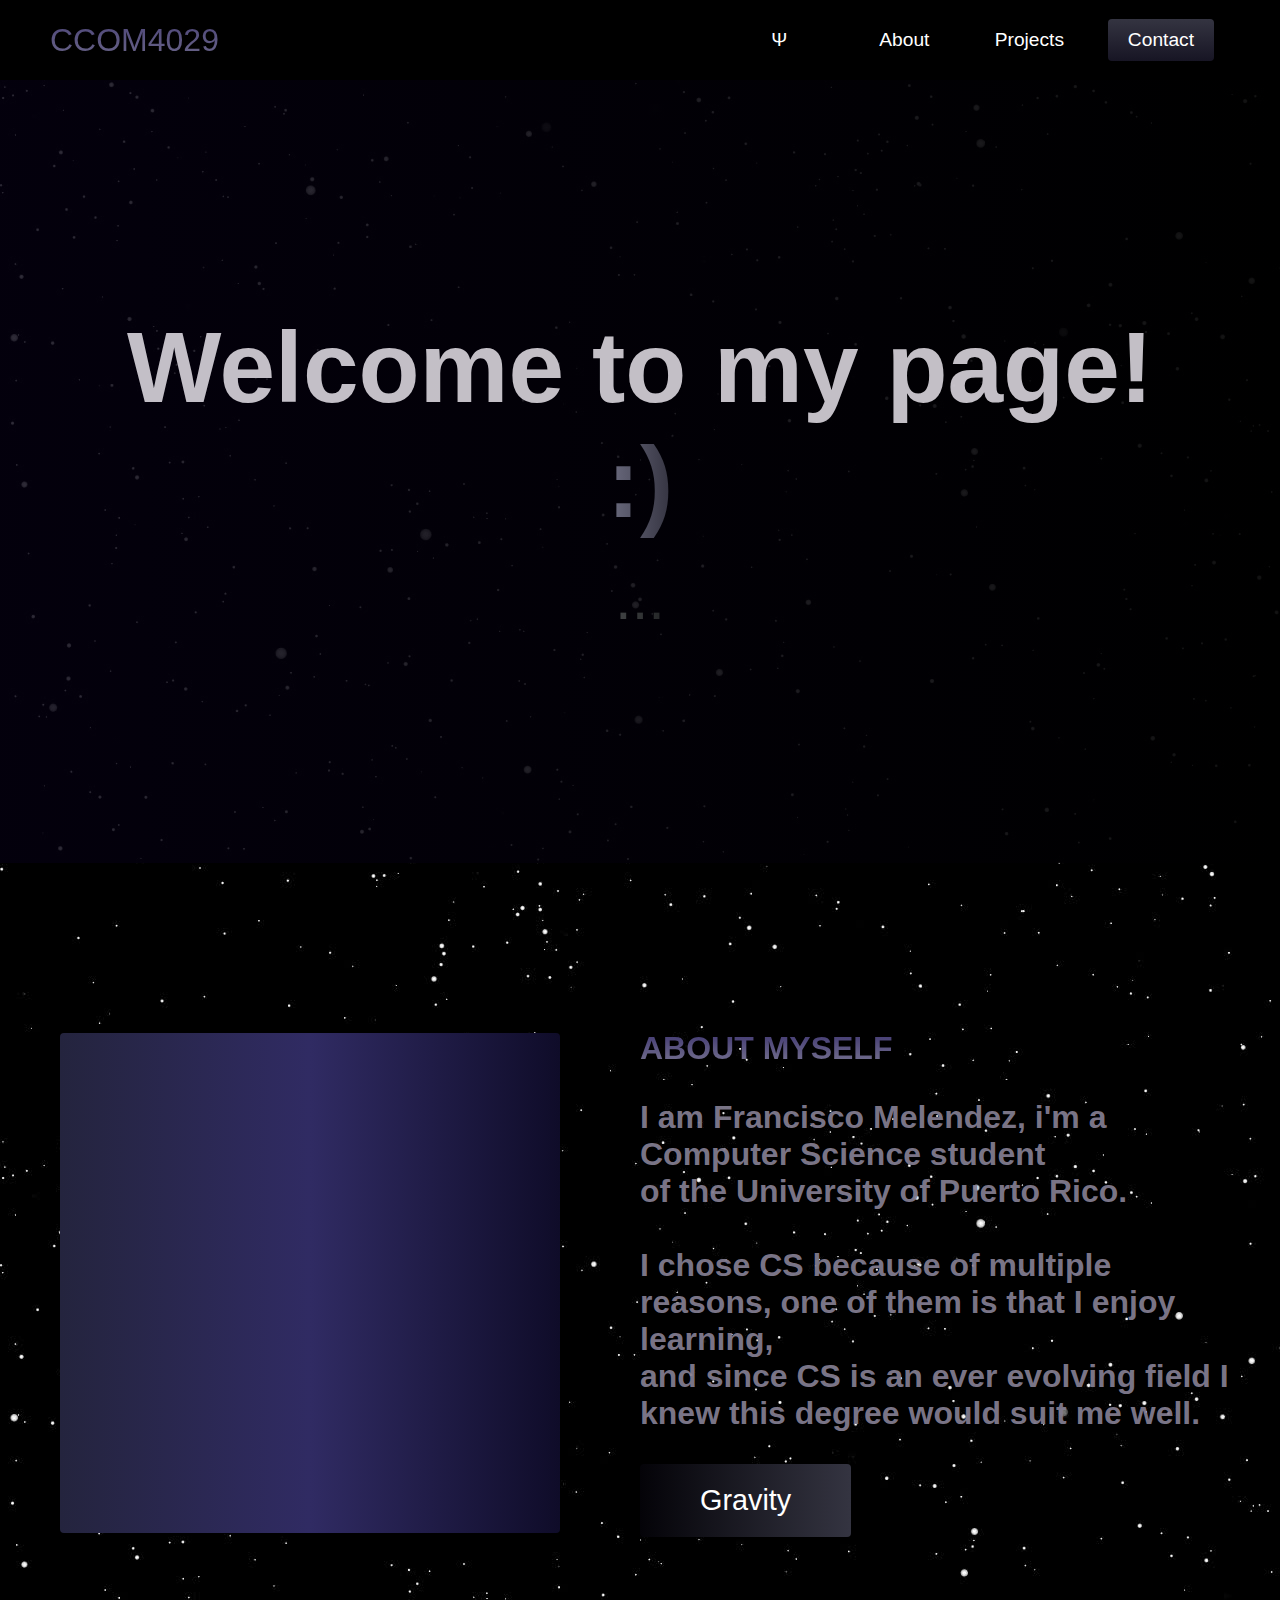
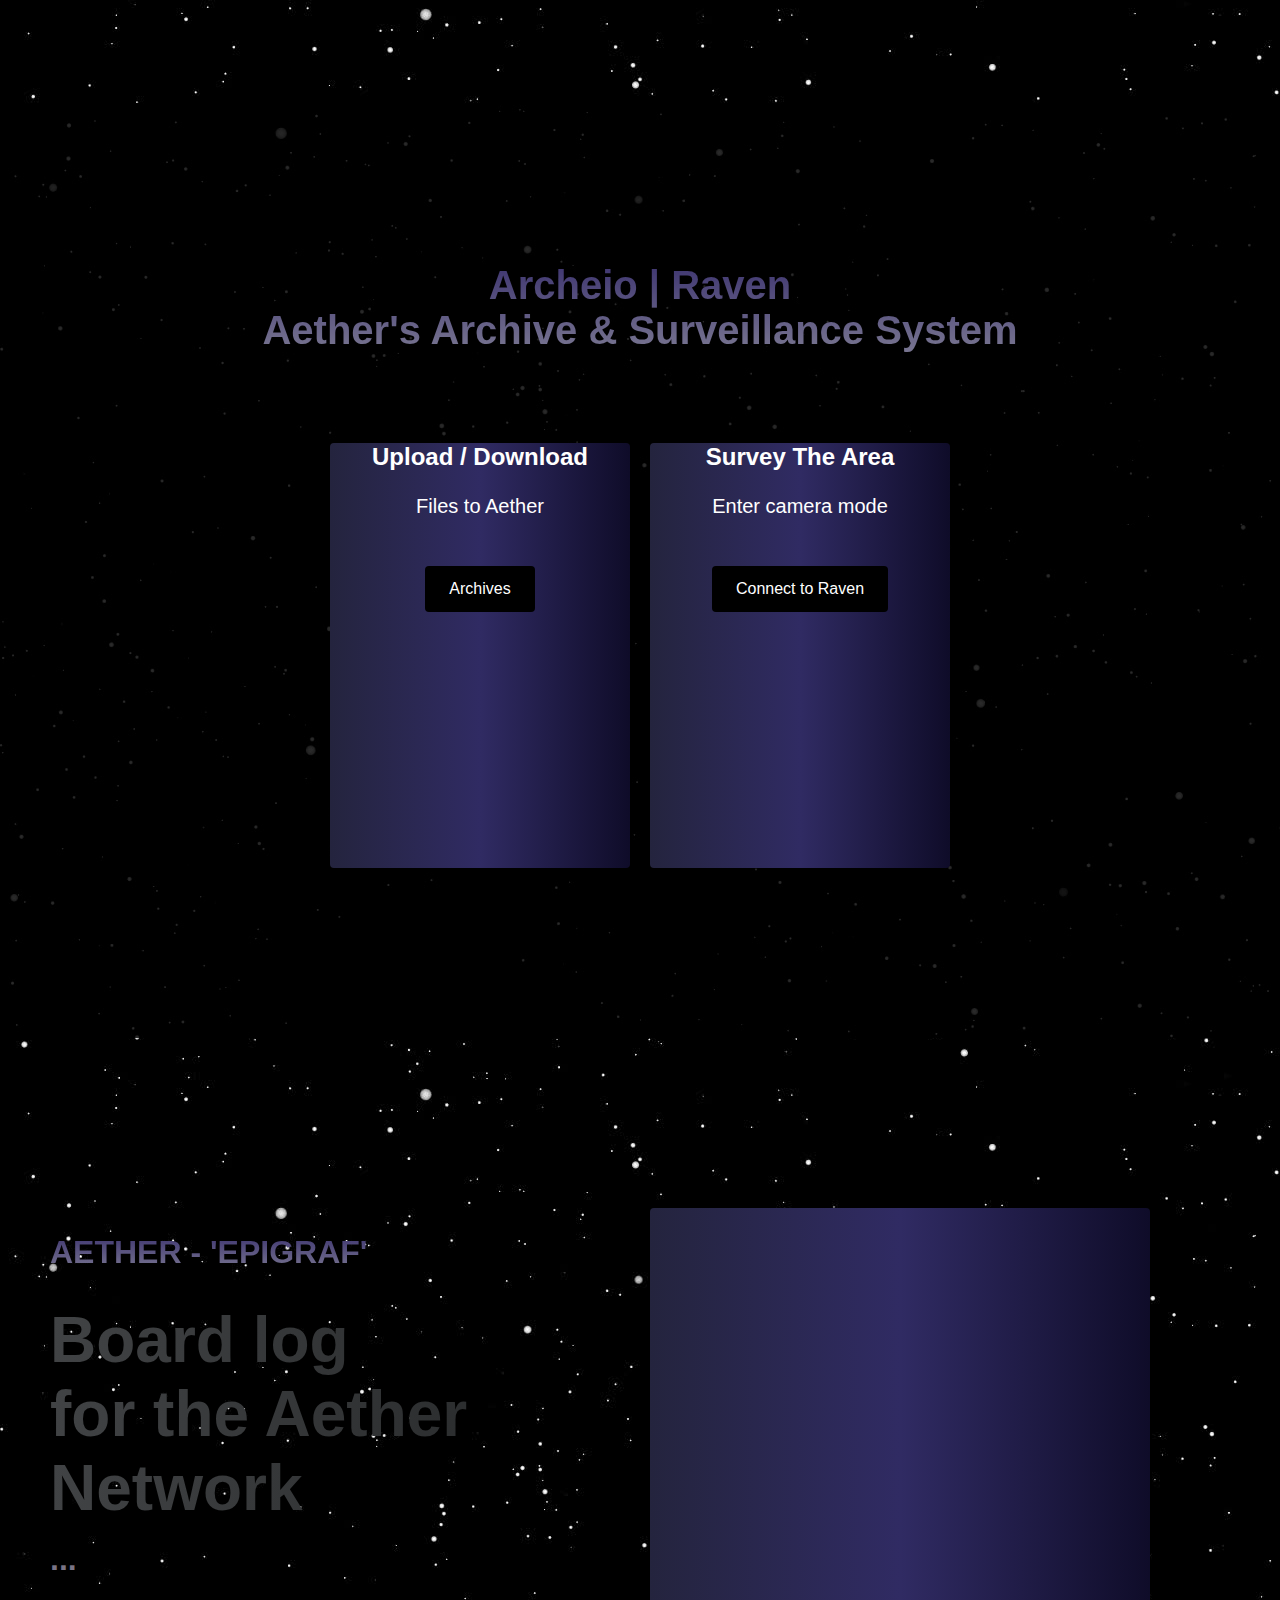
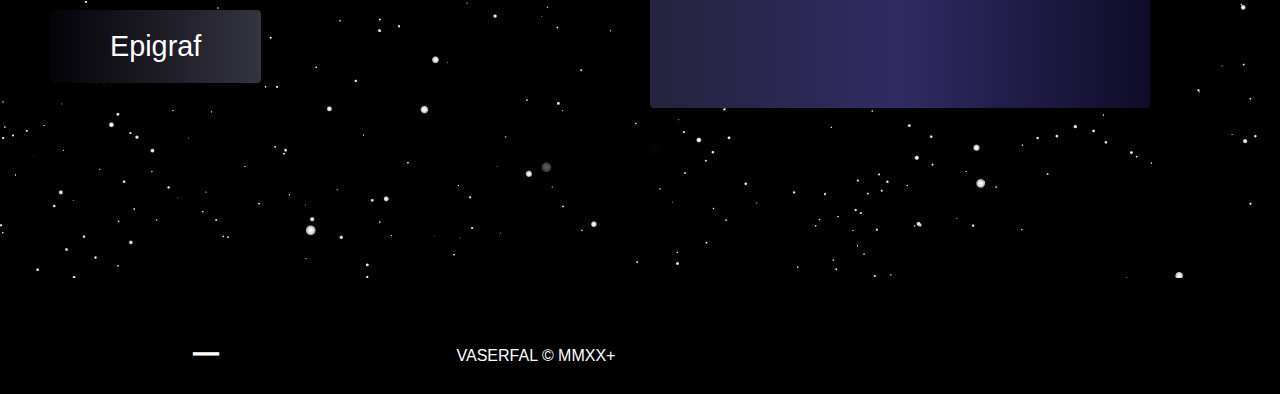
<file: index.html>
<!DOCTYPE html>
<html lang="en">
  <head>
    <meta charset="UTF-8" />
    <meta name="viewport" content="width=device-width, initial-scale=1.0" />
    <title>Vaserfal</title>
    <link href="styles.css" rel="stylesheet" type="text/css" />
    <link
      rel="stylesheet"
      href="https://use.fontawesome.com/releases/v5.15.3/css/all.css" 
      integrity="sha384-SZXxX4whJ79/gErwcOYf+zWLeJdY/qpuqC4cAa9rOGUstPomtqpuNWT9wdPEn2fk"
      crossorigin="anonymous"
    />

  <link rel="apple-touch-icon" sizes="180x180" href="apple-touch-icon.png">
  <link rel="icon" type="image/png" sizes="32x32" href="favicon-32x32.png">
  <link rel="icon" type="image/png" sizes="16x16" href="favicon-16x16.png">
  <link rel="manifest" href="/site.webmanifest">


  </head>
  <body>
    <!-- Navbar Section -->
    <!-- UPDATED VERSION -- GIT CONTROL SYSTEM -->

    <nav class="navbar">
      <div class="navbar__container">


        <a href="#home" id="navbar__logo">CCOM4029 <!-- Cool Header --> </a>

        <div class="navbar__toggle" id="mobile-menu">
          <span class="bar"></span> <span class="bar"></span>
          <span class="bar"></span>
        </div>
        <ul class="navbar__menu">
          <li class="navbar__item">
            <a href="#home" class="navbar__links" id="home-page"> Ψ </a>
          </li>
          <li class="navbar__item">
            <a href="#about" class="navbar__links" id="about-page">About</a>
          </li>
          <li class="navbar__item">
            <a href="#services" class="navbar__links" id="services-page">Projects</a>
          </li>
          <li class="navbar__btn">
            <a href="#aether-" class="button" id="aether">Contact</a>
          </li>
        </ul>


      </div>
    </nav>



    <!-- Hero Section -->
    <div class="hero" id="home">
      <div class="hero__container">
        <h1 class="hero__heading"> Welcome to my page! <span> <br> :) </span></h1>

        <p class="hero__description"> ... </p>



        <!-- <button class="main__btn"><a href="clog.html"> ーｰΨｰー </a></button> -->
      </div>
    </div>

    <!-- About Section -->
    <div class="main" id="about">
      <div class="main__container">
        <div class="main__img--container">
          <div class="main__img--card"><i class="fas fa-user-astronaut"></i></div>
        </div>
        <div class="main__content">
          <h1> About Myself  </h1>
          <p> 
              I am Francisco Melendez, i'm a Computer Science student <br>
              of the University of Puerto Rico. <br> 
              

              <br> I chose CS because of multiple reasons,
              one of them is that I enjoy learning,
              <br> and since CS is an ever evolving field
              I knew this degree would suit me well.

          </p>
          <button class="main__btn"><a href="http://192.168.0.13/admin/index.php" target="_blank"> Gravity   </a></button>
        </div>
      </div>
    </div>

    <!-- Services Section -->
    <div class="services" id="services">

      <h1>  Archeio | Raven <br> Aether's Archive & Surveillance System </h1>
      <div class="services__wrapper">
        <div class="services__card">
          <h2> Upload / Download </h2>
          <p> Files to Aether </p>

          <div class="services__btn"><button class ="main__btn" > <a href="archive.html" > Archives </a>  </button> </div>

        </div>
        <div class="services__card">
          <h2> Survey The Area </h2>
          <p> Enter camera mode </p>

<!--target="_blank" -->

          <div class="services__btn"><button class ="main__btn" > <a href="raven.html" > Connect to Raven </a>  </button> </div>
        </div>

        <!-- 
        <div class="services__card">
          <h2>Full Gradients</h2>
          <p>100 Combinations</p>
          <div class="services__btn"><button>Get Started</button></div>
        </div>
        <div class="services__card">
          <h2>Infinite Choices</h2>
          <p>1000's of colors</p>
          <div class="services__btn"><button>Get Started</button></div>
        </div>

      -->

      </div>

    </div>

    <!-- Features Section -->
    <div class="main" id="aether-">
      <div class="main__container">
        <div class="main__content">
          <h1>  Aether - 'Epigraf'   </h1>
          <h2>  Board log  <br> for the Aether Network  </h2>
          <p> ...   </p>
          <button class="main__btn"><a href="epigraf.html"> Epigraf </a></button>
        </div>
        <div class="main__img--container">
          <div class="main__img--card" id="card-2">
            <i class="fas fa-atom"></i>
          </div>
        </div>
      </div>
    </div>

    <!-- Footer Section -->

    <!-- © VASERFAL ーー CENTURII XXI -->

    <div class="footer__container">

      <section class="social__media">
        <div class="social__media--wrap">
          <div class="footer__logo">
            <a href="#" id="footer__logo"> ー </a>
          </div>
          <p class="website__rights">  VASERFAL © MMXX+ </p>
          <div class="social__icons">            
            <a href="#" class="social__icon--link">  
              <i class="fab fa-qq"></i>
              </a>

             <a href="#" class="social__icon--link"> 
              <i class="fab fa-qq"></i>
            </a>

            <a href="#" class="social__icon--link">
              <i class="fab fa-qq"></i>
            </a>

          </div>
        </div>
      </section>
    </div>


    <script src="app.js"></script>
  </body>
</html>
</file>
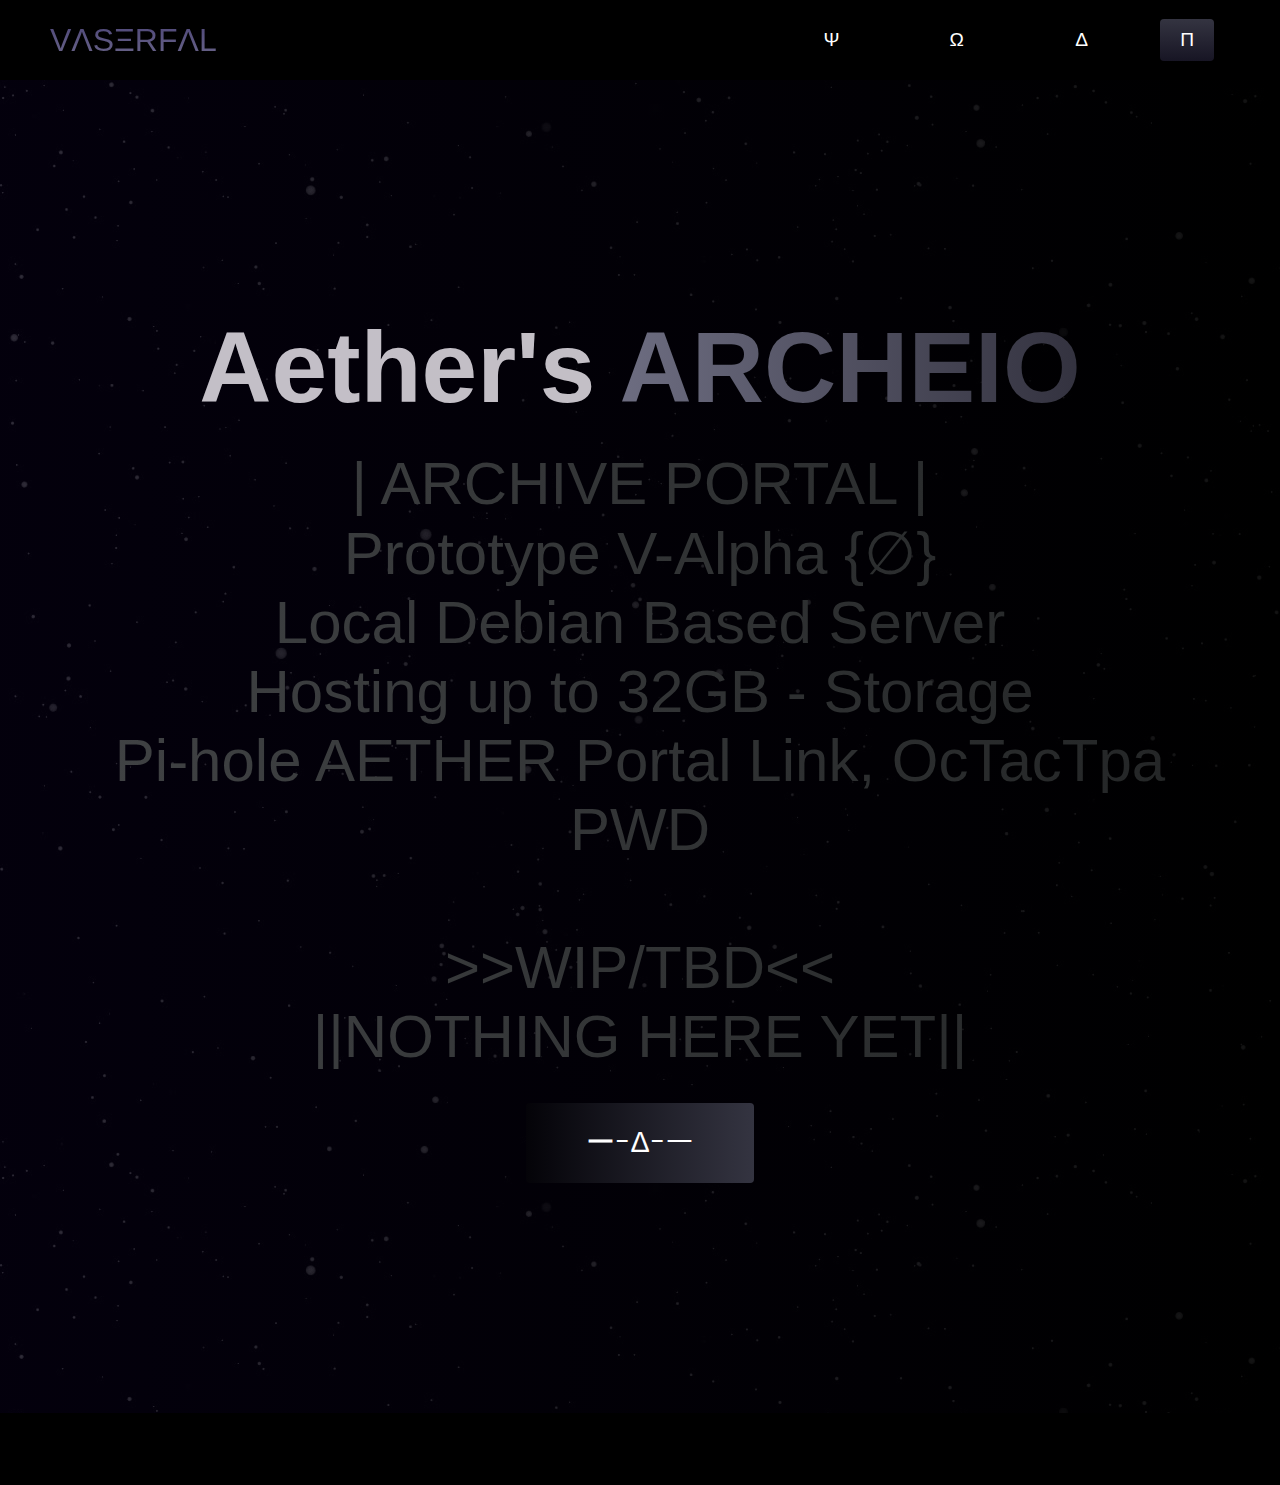
<file: archive.html>
<!DOCTYPE html>
<html lang="en">
  <head>
    <meta charset="UTF-8" />
    <meta name="viewport" content="width=device-width, initial-scale=1.0" />
    <title> Archeio </title>
    <link href="styles.css" rel="stylesheet" type="text/css" />
    <link
      rel="stylesheet"
      href="https://use.fontawesome.com/releases/v5.15.3/css/all.css" 
      integrity="sha384-SZXxX4whJ79/gErwcOYf+zWLeJdY/qpuqC4cAa9rOGUstPomtqpuNWT9wdPEn2fk"
      crossorigin="anonymous"
    />

    <link rel="apple-touch-icon" sizes="180x180" href="apple-touch-icon.png">
    <link rel="icon" type="image/png" sizes="32x32" href="favicon-32x32.png">
    <link rel="icon" type="image/png" sizes="16x16" href="favicon-16x16.png">
    <link rel="manifest" href="/site.webmanifest">

  </head>
  <body>
    <!-- Navbar Section -->
    <!-- UPDATED VERSION -- GIT CONTROL SYSTEM -->

    <nav class="navbar">
      <div class="navbar__container">


        <a href="index.html" id="navbar__logo">VΛSΞRFΛL <!-- VΔSΞRFΛL --> </a>

        <div class="navbar__toggle" id="mobile-menu">
          <span class="bar"></span> <span class="bar"></span>
          <span class="bar"></span>
        </div>
        <ul class="navbar__menu">
          <li class="navbar__item">
            <a href="#home" class="navbar__links" id="home-page"> Ψ </a>
          </li>
          <li class="navbar__item">
            <a href="#home" class="navbar__links" id="about-page"> Ω </a>
          </li>
          <li class="navbar__item">
            <a href="#home" class="navbar__links" id="services-page"> Δ </a>
          </li>
          <li class="navbar__btn">
            <a href="#home" class="button" id="aether"> Π </a>
          </li>
        </ul>


      </div>
    </nav>



    <!-- Hero Section -->
    <div class="hero" id="home">
      <div class="hero__container">
        <h1 class="hero__heading"> Aether's  <span>  ARCHEIO  </span>  </h1>

        <p class="hero__description"> 

            | ARCHIVE PORTAL |
            <br> Prototype V-Alpha {∅} <br>
            Local Debian Based Server
            <br> Hosting up to 32GB - Storage <br>
            Pi-hole AETHER Portal Link, OcTacTpa PWD
            <br> <br> >>WIP/TBD<< <br> ||NOTHING HERE YET||
        
        </p>



        <button class="main__btn"><a href="https://github.com/KryoZek/Vaserfal" target="_blank"> ーｰΔｰー </a></button>
      </div>
    </div>


    <!-- Footer Section -->

    <!-- © VASERFAL ーー CENTURII XXI -->

    <div class="footer__container">

      <section class="social__media">
        <div class="social__media--wrap">
          <div class="footer__logo">
          </div>
          <div class="social__icons">            
            <a href="#" class="social__icon--link">  
              <i class="fab fa-qq"></i>
              </a>

          </div>
        </div>
      </section>
    </div>


    <script src="app.js"></script>
  </body>
</html>
</file>
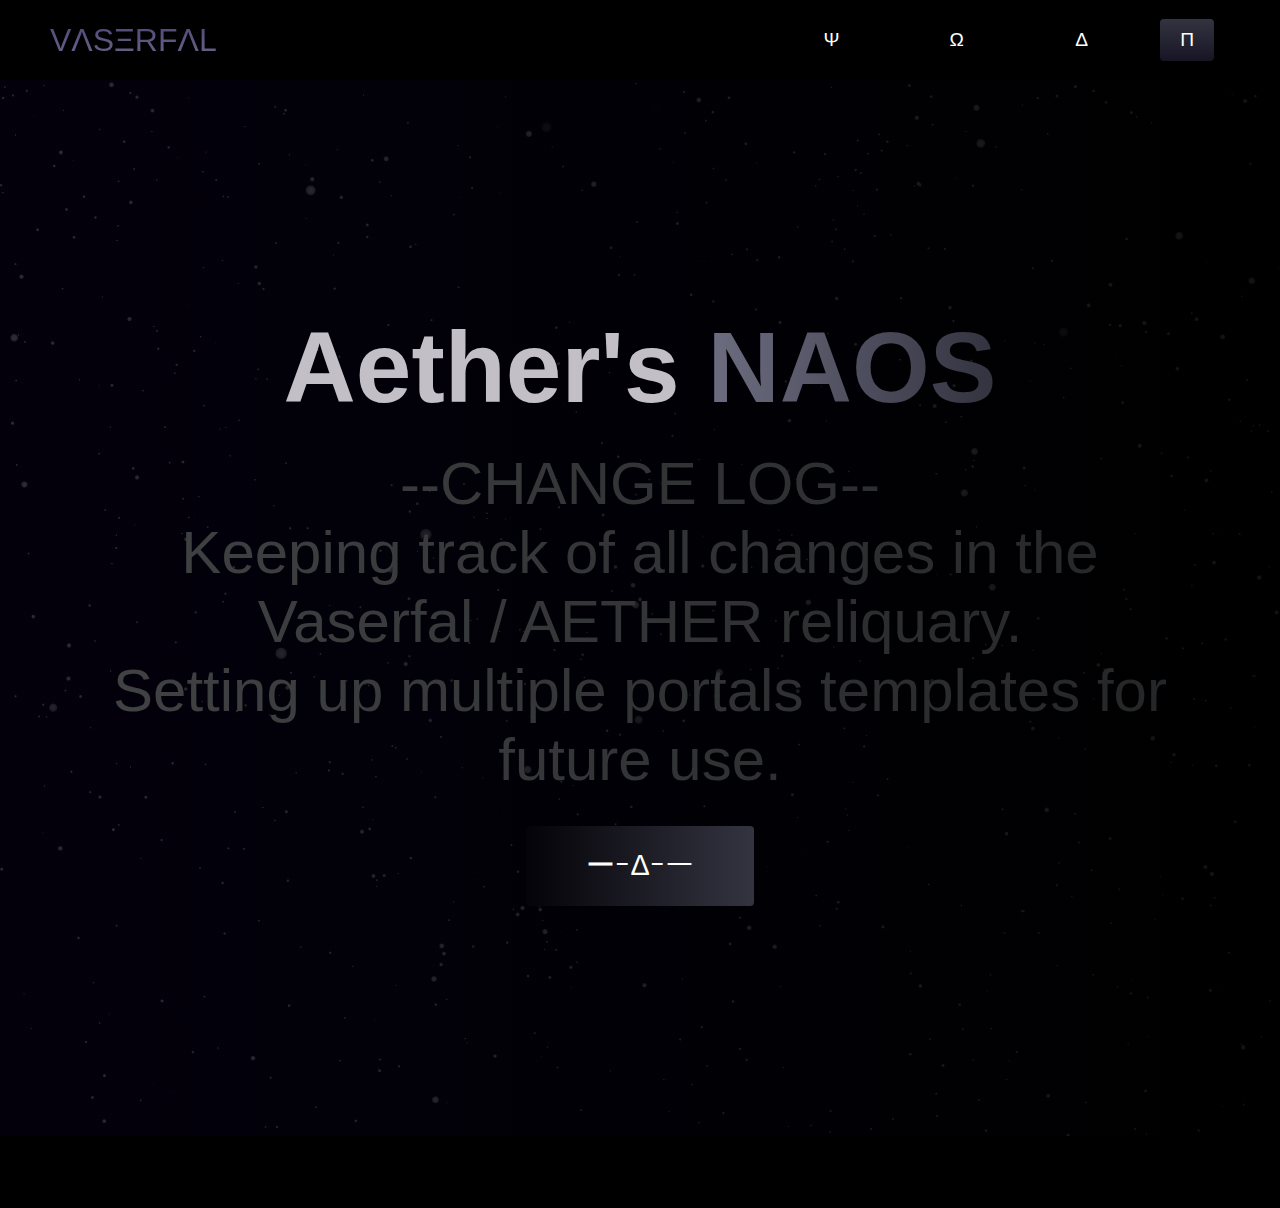
<file: clog.html>
<!DOCTYPE html>
<html lang="en">
  <head>
    <meta charset="UTF-8" />
    <meta name="viewport" content="width=device-width, initial-scale=1.0" />
    <title> Naos</title>
    <link href="styles.css" rel="stylesheet" type="text/css" />
    <link
      rel="stylesheet"
      href="https://use.fontawesome.com/releases/v5.15.3/css/all.css" 
      integrity="sha384-SZXxX4whJ79/gErwcOYf+zWLeJdY/qpuqC4cAa9rOGUstPomtqpuNWT9wdPEn2fk"
      crossorigin="anonymous"
    />

    <link rel="apple-touch-icon" sizes="180x180" href="apple-touch-icon.png">
    <link rel="icon" type="image/png" sizes="32x32" href="favicon-32x32.png">
    <link rel="icon" type="image/png" sizes="16x16" href="favicon-16x16.png">
    <link rel="manifest" href="/site.webmanifest">


  </head>
  <body>
    <!-- Navbar Section -->
    <!-- UPDATED VERSION -- GIT CONTROL SYSTEM -->

    <nav class="navbar">
      <div class="navbar__container">


        <a href="index.html" id="navbar__logo">VΛSΞRFΛL <!-- VΔSΞRFΛL --> </a>

        <div class="navbar__toggle" id="mobile-menu">
          <span class="bar"></span> <span class="bar"></span>
          <span class="bar"></span>
        </div>
        <ul class="navbar__menu">
          <li class="navbar__item">
            <a href="#home" class="navbar__links" id="home-page"> Ψ </a>
          </li>
          <li class="navbar__item">
            <a href="#home" class="navbar__links" id="about-page"> Ω </a>
          </li>
          <li class="navbar__item">
            <a href="#home" class="navbar__links" id="services-page"> Δ </a>
          </li>
          <li class="navbar__btn">
            <a href="#home" class="button" id="aether"> Π </a>
          </li>
        </ul>


      </div>
    </nav>



    <!-- Hero Section -->
    <div class="hero" id="home">
      <div class="hero__container">
        <h1 class="hero__heading"> Aether's  <span>  NAOS  </span>  </h1>

        <p class="hero__description"> 
            --CHANGE LOG-- <br> 
            Keeping track of all changes in the Vaserfal / AETHER  reliquary.
            <br> Setting up multiple portals templates for future use.
        
        </p>



        <button class="main__btn"><a href="https://github.com/KryoZek/Vaserfal" target="_blank"> ーｰΔｰー </a></button>
      </div>
    </div>


    <!-- Footer Section -->

    <!-- © VASERFAL ーー CENTURII XXI -->

    <div class="footer__container">

      <section class="social__media">
        <div class="social__media--wrap">
          <div class="footer__logo">

          </div>
          <div class="social__icons">            
            <a href="#" class="social__icon--link">  
              <i class="fab fa-qq"></i>
              </a>

          </div>
        </div>
      </section>
    </div>


    <script src="app.js"></script>
  </body>
</html>
</file>
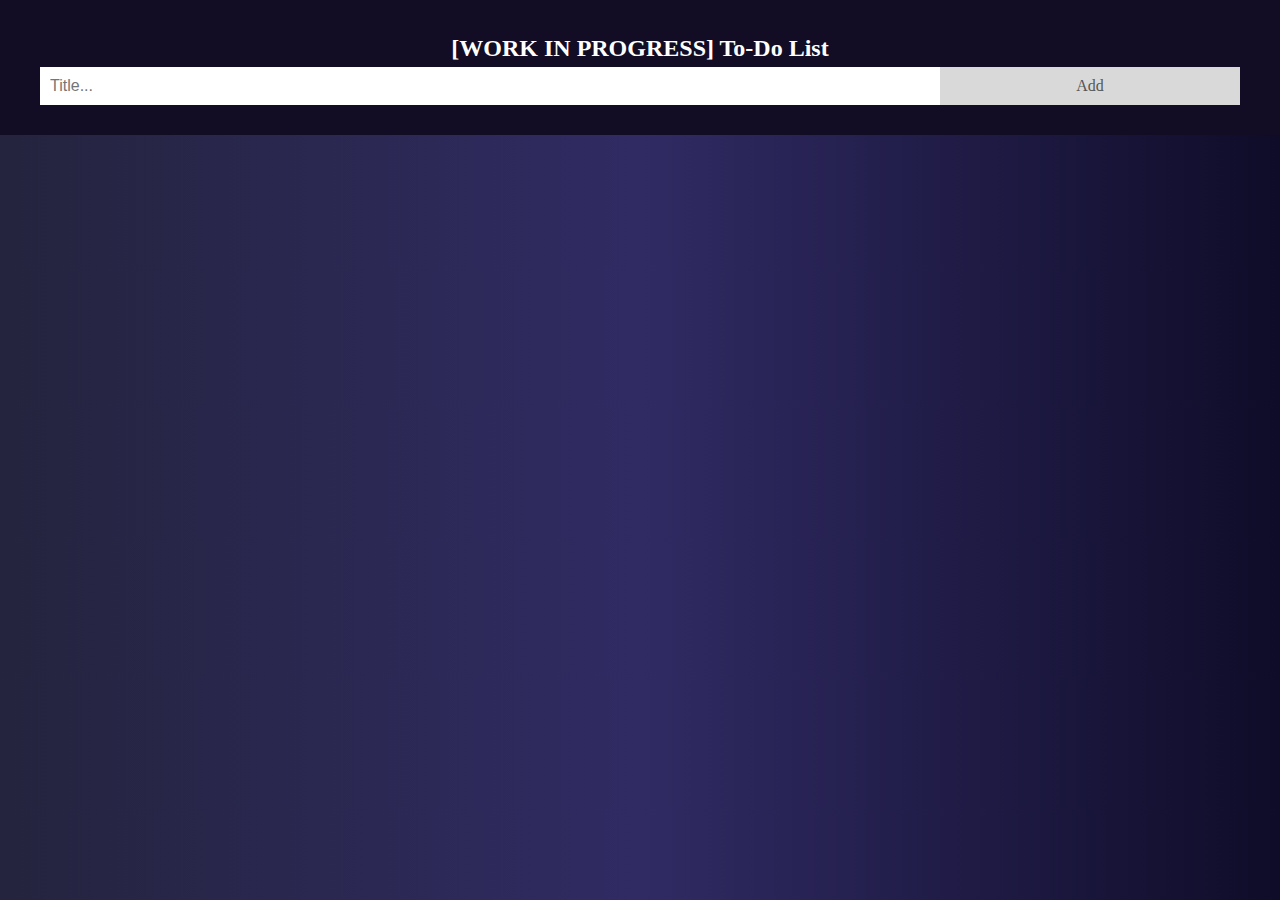
<file: epigraf.html>
<!DOCTYPE html>
<html>
<head>
<meta name="viewport" content="width=device-width, initial-scale=1">
<style>
body {

    background: #0f0c29;  /* fallback for old browsers */
background: -webkit-linear-gradient(to right, #24243e, #302b63, #0f0c29);  /* Chrome 10-25, Safari 5.1-6 */
background: linear-gradient(to right, #24243e, #302b63, #0f0c29); /* W3C, IE 10+/ Edge, Firefox 16+, Chrome 26+, Opera 12+, Safari 7+ */


  margin: 0;
  min-width: 250px;
}


/* Include the padding and border in an element's total width and height */
* {
  box-sizing: border-box;
}

/* Remove margins and padding from the list */
ul {
  margin: 0;
  padding: 0;
}

/* Style the list items */
ul li {
  cursor: pointer;
  position: relative;
  padding: 12px 8px 12px 40px;
  list-style-type: none;
  background: #eee;
  font-size: 18px;
  transition: 0.2s;
  
  /* make the list items unselectable */
  -webkit-user-select: none;
  -moz-user-select: none;
  -ms-user-select: none;
  user-select: none;
}

/* Set all odd list items to a different color (zebra-stripes) */
ul li:nth-child(odd) {
  background: #f9f9f9;
}

/* Darker background-color on hover */
ul li:hover {
  background: #ddd;
}

/* When clicked on, add a background color and strike out text */
ul li.checked {
  background: #888;
  color: #fff;
  text-decoration: line-through;
}

/* Add a "checked" mark when clicked on */
ul li.checked::before {
  content: '';
  position: absolute;
  border-color: #fff;
  border-style: solid;
  border-width: 0 2px 2px 0;
  top: 10px;
  left: 16px;
  transform: rotate(45deg);
  height: 15px;
  width: 7px;
}

/* Style the close button */
.close {
  position: absolute;
  right: 0;
  top: 0;
  padding: 12px 16px 12px 16px;
}

.close:hover {
  background-color: #210849;
  color: white;
}

/* Style the header */
.header {

    background-color: rgb(18, 12, 36);


  padding: 30px 40px;
  color: white;
  text-align: center;
}

/* Clear floats after the header */
.header:after {
  content: "";
  display: table;
  clear: both;
}

/* Style the input */
input {
  margin: 0;
  border: none;
  border-radius: 0;
  width: 75%;
  padding: 10px;
  float: left;
  font-size: 16px;
}

/* Style the "Add" button */
.addBtn {
  padding: 10px;
  width: 25%;
  background: #d9d9d9;
  color: #555;
  float: left;
  text-align: center;
  font-size: 16px;
  cursor: pointer;
  transition: 0.3s;
  border-radius: 0;
}

.addBtn:hover {
  background-color: #bbb;
}
</style>
</head>
<body>

<div id="myDIV" class="header">
  <h2 style="margin:5px"> [WORK IN PROGRESS] To-Do List</h2>
  <input type="text" id="myInput" placeholder="Title...">
  <span onclick="newElement()" class="addBtn">Add</span>
</div>

<ul id="myUL">
  <!-- <li>Hit the gym</li>
  <li class="checked">Pay bills</li>
  <li>Meet George</li>
  <li>Buy eggs</li>
  <li>Read a book</li>
  <li>Organize office</li> -->
</ul>

<script>
// Create a "close" button and append it to each list item
var myNodelist = document.getElementsByTagName("LI");
var i;
for (i = 0; i < myNodelist.length; i++) {
  var span = document.createElement("SPAN");
  var txt = document.createTextNode("\u00D7");
  span.className = "close";
  span.appendChild(txt);
  myNodelist[i].appendChild(span);
}

// Click on a close button to hide the current list item
var close = document.getElementsByClassName("close");
var i;
for (i = 0; i < close.length; i++) {
  close[i].onclick = function() {
    var div = this.parentElement;
    div.style.display = "none";
  }
}

// Add a "checked" symbol when clicking on a list item
var list = document.querySelector('ul');
list.addEventListener('click', function(ev) {
  if (ev.target.tagName === 'LI') {
    ev.target.classList.toggle('checked');
  }
}, false);

// Create a new list item when clicking on the "Add" button
function newElement() {
  var li = document.createElement("li");
  var inputValue = document.getElementById("myInput").value;
  var t = document.createTextNode(inputValue);
  li.appendChild(t);
  if (inputValue === '') {
    alert("You must write something!");
  } else {
    document.getElementById("myUL").appendChild(li);
  }
  document.getElementById("myInput").value = "";

  var span = document.createElement("SPAN");
  var txt = document.createTextNode("\u00D7");
  span.className = "close";
  span.appendChild(txt);
  li.appendChild(span);

  for (i = 0; i < close.length; i++) {
    close[i].onclick = function() {
      var div = this.parentElement;
      div.style.display = "none";
    }
  }
}
</script>

</body>
</html>
</file>
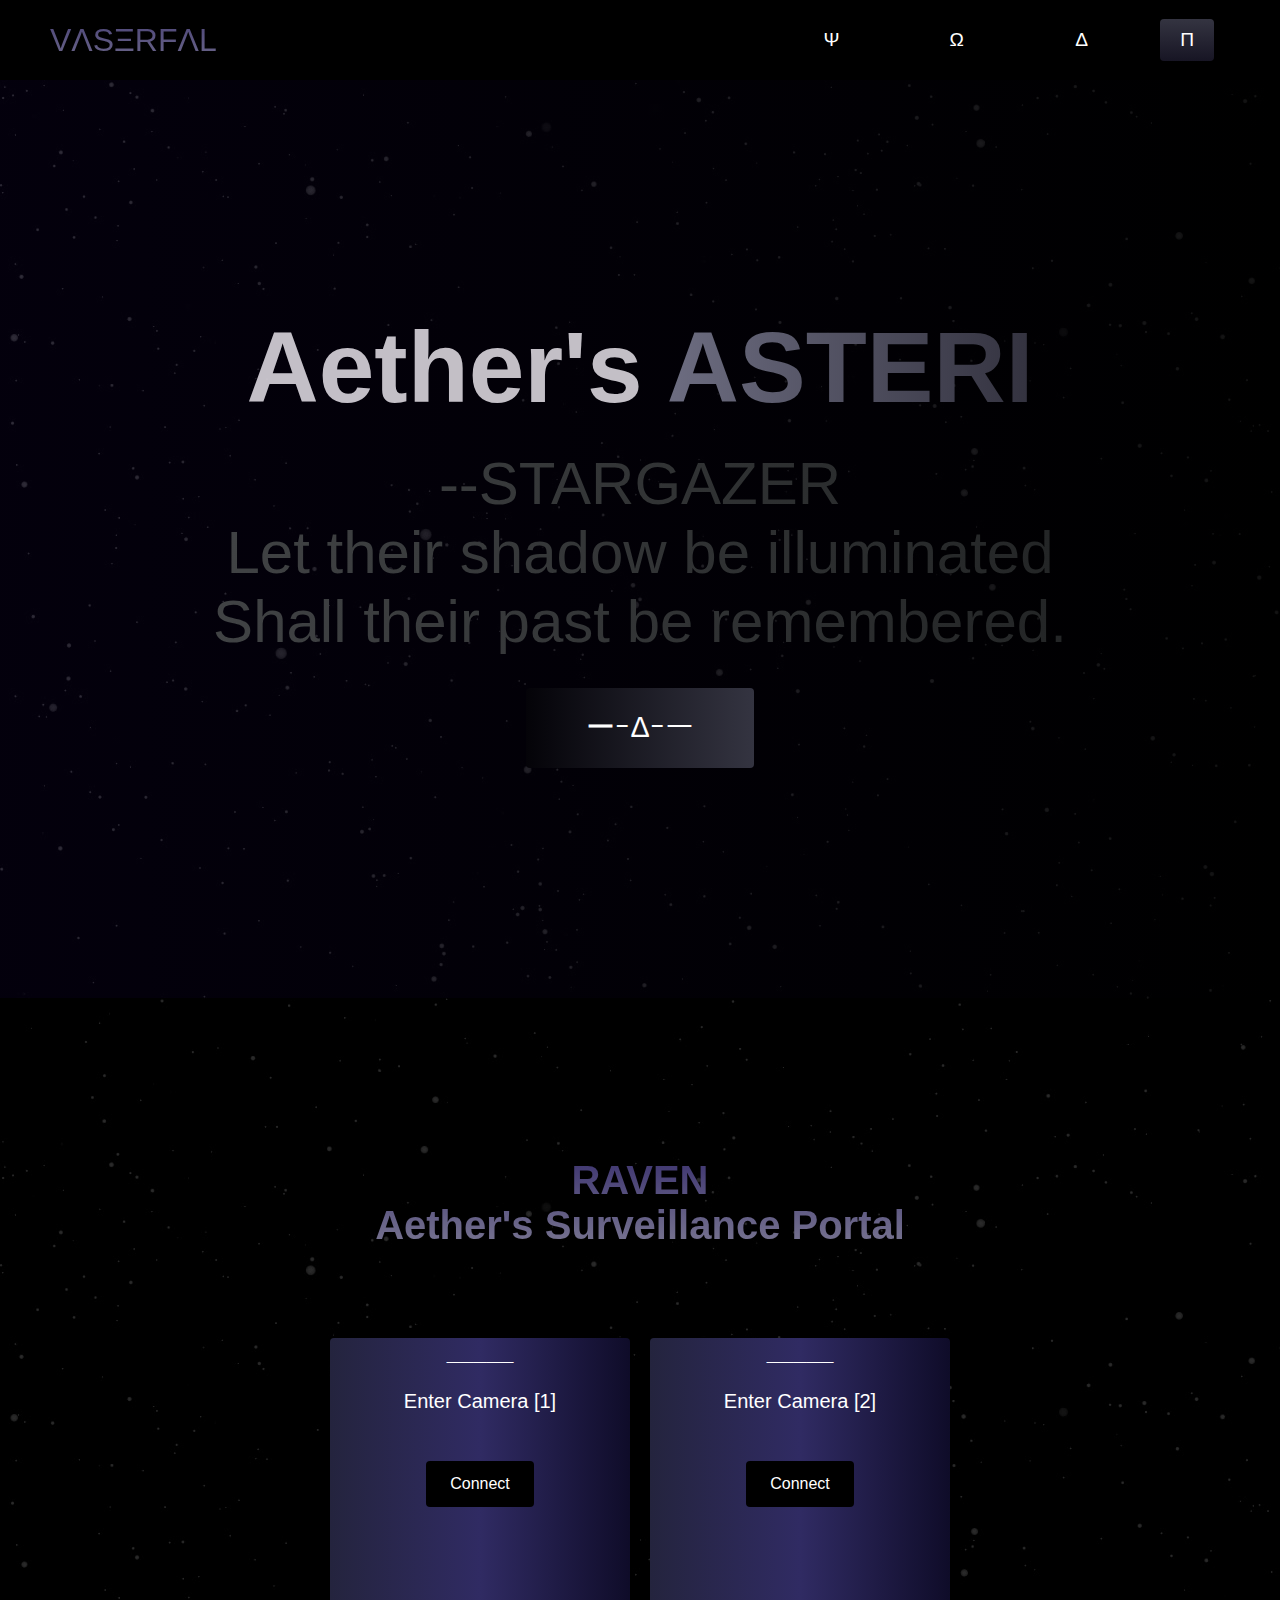
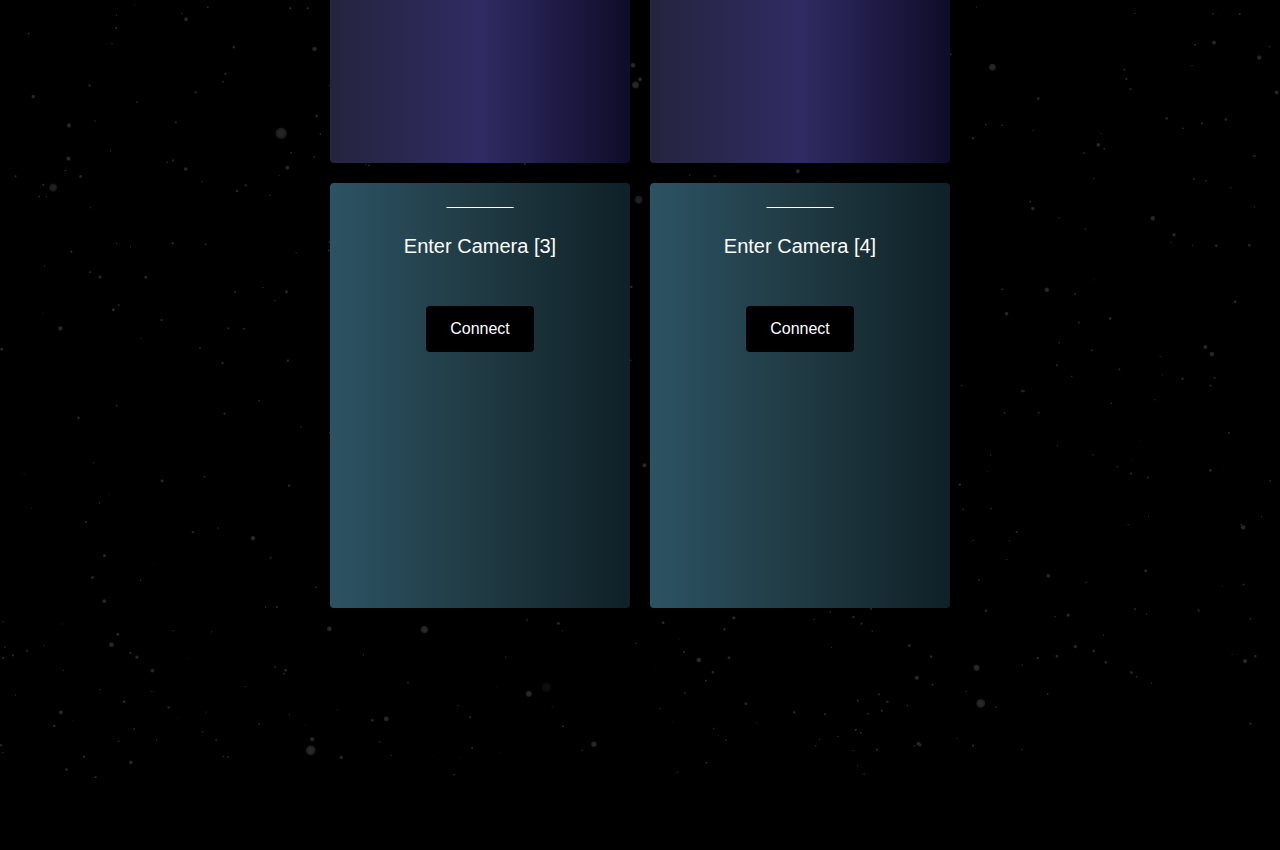
<file: raven.html>
<!DOCTYPE html>
<html lang="en">
  <head>
    <meta charset="UTF-8" />
    <meta name="viewport" content="width=device-width, initial-scale=1.0" />
    <title> Raven </title>
    <link href="styles.css" rel="stylesheet" type="text/css" />
    <link
      rel="stylesheet"
      href="https://use.fontawesome.com/releases/v5.15.3/css/all.css" 
      integrity="sha384-SZXxX4whJ79/gErwcOYf+zWLeJdY/qpuqC4cAa9rOGUstPomtqpuNWT9wdPEn2fk"
      crossorigin="anonymous"
    />

    <link rel="apple-touch-icon" sizes="180x180" href="apple-touch-icon.png">
    <link rel="icon" type="image/png" sizes="32x32" href="favicon-32x32.png">
    <link rel="icon" type="image/png" sizes="16x16" href="favicon-16x16.png">
    <link rel="manifest" href="/site.webmanifest">


  </head>
  <body>
    <!-- Navbar Section -->
    <!-- UPDATED VERSION -- GIT CONTROL SYSTEM -->

    <nav class="navbar">
      <div class="navbar__container">


        <a href="index.html" id="navbar__logo">VΛSΞRFΛL <!-- VΔSΞRFΛL --> </a>

        <div class="navbar__toggle" id="mobile-menu">
          <span class="bar"></span> <span class="bar"></span>
          <span class="bar"></span>
        </div>
        <ul class="navbar__menu">
          <li class="navbar__item">
            <a href="#home" class="navbar__links" id="home-page"> Ψ </a>
          </li>
          <li class="navbar__item">
            <a href="#home" class="navbar__links" id="about-page"> Ω </a>
          </li>
          <li class="navbar__item">
            <a href="#home" class="navbar__links" id="services-page"> Δ </a>
          </li>
          <li class="navbar__btn">
            <a href="#home" class="button" id="aether"> Π </a>
          </li>
        </ul>


      </div>
    </nav>



    <!-- Hero Section -->
    <div class="hero" id="home">
      <div class="hero__container">
        <h1 class="hero__heading"> Aether's  <span>  ASTERI  </span>  </h1>

        <p class="hero__description"> 
            --STARGAZER <br> 
            Let their shadow be illuminated <br>
            Shall their past be remembered.
        
        </p>

        <button class="main__btn"><a href="https://github.com/KryoZek/Vaserfal" target="_blank"> ーｰΔｰー </a></button>
      </div>
    </div>


    <!-- Services Section -->
    <div class="services" id="services">

        <h1> RAVEN <br> Aether's Surveillance Portal </h1>

        <div class="services__wrapper">


          <div class="services__card">
            <h2> _____  </h2>
            <p> Enter Camera [1] </p>
  
            <div class="services__btn"><button class ="main__btn" > <a href="http://192.168.0.7" target="_blank" > Connect </a>  </button> </div>
  
          </div>
          <div class="services__card">
            <h2>  _____  </h2>
            <p> Enter Camera [2] </p>
  
  <!--target="_blank" -->
  
            <div class="services__btn"><button class ="main__btn" > <a href="#" > Connect </a>  </button> </div>
          </div>

        <div class="services__card">
          <h2> _____ </h2>
          <p> Enter Camera [3] </p>

<!--target="_blank" -->

          <div class="services__btn"><button class ="main__btn" > <a href="#" > Connect </a>  </button> </div>
        </div>

        <div class="services__card">
            <h2> _____ </h2>
            <p> Enter Camera [4] </p>
  
  <!--target="_blank" -->
  
            <div class="services__btn"><button class ="main__btn" > <a href="#" > Connect </a>  </button> </div>
          </div>  
       
          </div>    
  
        </div>
  
      </div>


    <!-- Footer Section -->

    <!-- © VASERFAL ーー CENTURII XXI -->

    <div class="footer__container">

      <section class="social__media">
        <div class="social__media--wrap">
          <div class="footer__logo">

          </div>

          <div class="social__icons">            
            <a href="#" class="social__icon--link">  
              <i class="fab fa-qq"></i>
              </a>

          </div>
        </div>
      </section>
    </div>


    <script src="app.js"></script>
  </body>
</html>
</file>
<file: styles.css>
* {
    box-sizing: border-box;
    margin: 0;
    padding: 0;
    font-family: 'Kumbh Sans', sans-serif;
    scroll-behavior: smooth;
}

body {
    background-image: url("Dark_Space.jpg");
}


.navbar {
    background: black;
    height: 80px;
    display: flex;
    justify-content: center;
    align-items: center;
    font-size: 1.2rem;
    position: sticky;
    top: 0;
    z-index: 999;
}

.navbar__container {
    display: flex;
    justify-content: space-between;
    height: 80px;
    z-index: 1;
    width: 100%;
    max-width: 1300px;
    margin: 0 auto;
    padding: 0 50px;

}

#navbar__logo {
    background-color: rgb(145, 128, 175);
    background-image: linear-gradient(to top, rgb(121, 118, 145) 0%, rgb(62, 53, 112) 100%);
    background-size: 100%;
    -webkit-background-clip: text;
    -moz-background-clip: text;
    -webkit-text-fill-color: transparent;
    -moz-text-fill-color: transparent;
    display: flex;
    align-items:  center;
    cursor: pointer;
    text-decoration: none;
    font-size: 2rem;
}

.navbar__menu {
    display: flex;
    align-items: center;
    list-style: none;
}

.navbar__item {
    height: 80px;
}

.navbar__links {
    color: white;
    display: flex;
    align-items: center;
    justify-content: center;
    width: 125px;
    text-decoration: none;
    height: 100%;
    transition: all 0.3s ease;
}

.navbar__btn {
    display: flex;
    justify-content: center;
    align-items: center;
    padding: 0 1rem;
    width: 100%;
}


.button {
    display: flex;
    justify-content: center;
    align-items: center;
    text-decoration: none;
    padding: 10px 20px;
    height: 100%;
    width: 100%;
    border: none;
    outline: none;
    border-radius: 4px;


    background: #232526;  /* fallback for old browsers */
    background: -webkit-linear-gradient(to top, #171524 , #343441);  /* Chrome 10-25, Safari 5.1-6 */
    background: linear-gradient(to top, #171524 , #343441); /* W3C, IE 10+/ Edge, Firefox 16+, Chrome 26+, Opera 12+, Safari 7+ */

    
    color: white;
    transition: all 0.3s ease;
}

.navbar__links:hover {
    color: rgba(130, 124, 143, 0.952);
    transition: all 0.3s ease;
}

@media screen and (max-width: 980px) {
    .navbar__container {
        display: flex;
        justify-content: space-between;
        height: 80px;
        z-index: 1;
        width: 100%;
        max-width: 1300px;
        padding: 0;
    }

    .navbar__menu {
        display: grid;
        grid-template-columns: auto;
        margin: 0;
        width: 100%;
        position: absolute;
        top: -1000px;
        opacity: 1;
        transition: all 0.5s ease;
        z-index: -1;
    }

    .navbar__menu.active {
        background:rgba(0, 0, 0, 0.952);
        top: 100%;
        opacity: 1;
        transition: all 0.5s ease;
        z-index: 99;
        height: 60vh;
        font-size: 1.6rem;
    }

    #navbar__logo {
        padding-left: 25px;
    }

    .navbar__toggle .bar {
        width: 25px;
        height: 3px;
        margin: 5px auto;
        transition: all 0.3s ease-in-out;
        background: rgba(221, 217, 224, 0.884);
    }

    .navbar__item {
        width: 100%;
    }

    .navbar__links {
        text-align: center;
        padding: 2rem;
        width: 100%;
        display: table;
    }

    .navbar__btn {
        padding-bottom: 2rem;
    }

    .button {
        display: flex;
        justify-content: center;
        align-items: center;
        width: 80%;
        height: 80px;
        margin: 0;
    }

    #mobile-menu {
        position: absolute;
        top: 20%;
        right: 5%;
        transform: translate(5%, 20%);
    }

    .navbar__toggle .bar {
        display: block;
        cursor: pointer;
    }

    #mobile-menu.is-active .bar:nth-child(2) {
        opacity: 0;
    }
    #mobile-menu.is-active .bar:nth-child(1) {
        transform: translateY(8px) rotate(45deg);
    }
    #mobile-menu.is-active .bar:nth-child(3) {
        transform: translateY(-8px) rotate(-45deg);
    }
}

/* Hero Section */

.hero {
    background: black;
 /*   background: linear-gradient(to right, rgb(36, 35, 39), black);    */
    background: linear-gradient(to right, rgba(4, 0, 15, 0.829), rgba(0, 0, 0, 0.925));


    padding: 200px 0;
}

.hero__container {
    display: flex;
    flex-direction: column;
    justify-content: center;
    align-items: center;
    max-width: 1200px;
    margin: 0 auto;
    height: 90%;
    text-align: center;
    padding: 30px;
}

.hero__heading {
    font-size: 100px;
    margin-bottom: 24px;
    color:rgba(221, 217, 224, 0.884);
}


.hero__heading span {

    
    background: #232526;  
    background: -webkit-linear-gradient(to right, #6d6d81, #33323f); 
    background: linear-gradient(to right, #6d6d81, #33323f);
    

    background-size: 100%;
    -webkit-background-clip: text;
    -moz-background-clip: text;
    -webkit-text-fill-color: transparent;
    -moz-text-fill-color: transparent;

}


.hero__description {
    font-size: 60px;

    background: #232526;  
    background: -webkit-linear-gradient(to right, #414345, #232526); 
    background: linear-gradient(to right, #414345, #232526);


    background-size: 100%;
    -webkit-background-clip: text;
    -moz-background-clip: text;
    -webkit-text-fill-color: transparent;
    -moz-text-fill-color: transparent;
}

.highlight {
    border-bottom: 4px solid black;
}

@media screen and (max-width: 768px) {
    
    .hero__heading {
        font-size: 60px;
    }

    .hero__description {
        font-size: 40px;
    }
}

/* About Section */

.main {
 /*   background-color:  #131313; */

 /*
    background: #232526;  
    background: -webkit-linear-gradient(to right, #000000, #312e38); 
    background: linear-gradient(to right,  #000000, #312e38);           */

    padding: 10rem 0;
}

.main__container {
    display: grid;
    grid-template-columns: 1fr 1fr;
    align-items: center;
    justify-content: center;
    margin: 0 auto;
    height: 90%;
    z-index: 1;
    width: 100%;
    max-width: 1300px;
    padding: 0 50px;

}

.main__content {
    color:rgba(130, 124, 143, 0.952);
    width: 100%;
}

.main__content h1 {
    font-size: 2rem;
    background-color: rgb(145, 128, 175);
    background-image: linear-gradient(to top, rgb(121, 118, 145) 0%, rgb(62, 53, 112) 100%);
    background-size: 100%;
    -webkit-background-clip: text;
    -moz-background-clip: text;
    -webkit-text-fill-color: transparent;
    -moz-text-fill-color: transparent;
    text-transform: uppercase;
    margin-bottom: 32px;
}

.main__content h2 {

    font-size: 4rem;

    background: #232526;  
    background: -webkit-linear-gradient(to right, #414345, #232526); 
    background: linear-gradient(to right, #414345, #232526);


    background-size: 100%;
    -webkit-background-clip: text;
    -moz-background-clip: text;
    -webkit-text-fill-color: transparent;
    -moz-text-fill-color: transparent;
}

.main__content p {
    margin-top: 1rem;
    font-size: 2rem;
    font-weight: 700;
}

.main__btn {
    font-size: 1.8rem;
                            /* /* Background colors  */
    background: #232526;  /* fallback for old browsers */
    background: -webkit-linear-gradient(to right, #040308, #343441);  /* Chrome 10-25, Safari 5.1-6 */
    background: linear-gradient(to right, #040308, #343441); /* W3C, IE 10+/ Edge, Firefox 16+, Chrome 26+, Opera 12+, Safari 7+ */
    
    padding: 20px 60px;
    border: none;
    border-radius: 4px;
    color: white;
    margin-top: 2rem;
    cursor: pointer;
    position: relative;
    transition: all 0.35s;
    outline: none;
}

.main__btn a {
    position: relative;
    z-index: 2;
    color: white;
    text-decoration: none;

}

.main__btn:after {
    position: absolute;
    content: '';
    top: 0;
    left: 0;
    width: 0;
    height: 100%;
    background: #000000;
    transition: all 0.35s;
    border-radius: 4px;
}

.main__btn:hover {
    color: white;
}

.main__btn:hover:after {
    width: 100%;
}

.main__img--container {
    text-align: center;
}

.main__img--card {
    margin: 10px;
    height: 500px;
    width: 500px;
    border-radius: 4px;
    display: flex;
    flex-direction: column;
    justify-content: center;
    color: white;
    background: #0f0c29;  /* fallback for old browsers */
    background: -webkit-linear-gradient(to right, #24243e, #302b63, #0f0c29);  /* Chrome 10-25, Safari 5.1-6 */
    background: linear-gradient(to right, #24243e, #302b63, #0f0c29); /* W3C, IE 10+/ Edge, Firefox 16+, Chrome 26+, Opera 12+, Safari 7+ */
               
}

/* fa stuff */

.fa-user-astronaut, .fa-atom {
    font-size: 14rem;
}

/* card stuff */

#card-2 {
    background: #0f0c29;  /* fallback for old browsers */
    background: -webkit-linear-gradient(to right, #24243e, #302b63, #0f0c29);  /* Chrome 10-25, Safari 5.1-6 */
    background: linear-gradient(to right, #24243e, #302b63, #0f0c29); /* W3C, IE 10+/ Edge, Firefox 16+, Chrome 26+, Opera 12+, Safari 7+ */
     
}



@media screen and (max-width: 980px) {
    .main__container {
        display: grid;
        grid-template-columns: 1fr;
        align-items: center;
        justify-content: center;
        width: 100%;
        margin: 0 auto;
        height: 90%;
    }


    .main__img--container {
        display: flex;
        justify-content: center;
    }

    .main__img--card {
        height: 425px;
        width: 425px;
    }

    .main__content {
        text-align: center;
        margin-bottom: 4rem;
    }

    .main__content h1 {
        font-size: 2.5rem;
        margin-top: 2rem;
    }

    .main__content h2 {
        font-size: 3rem;
    }


    .main__content p {
        margin-top: 1rem;
        font-size: 1.5rem;
    }

}

@media screen and (max-width: 480px){

    .main__img--card{
        width: 250px;
        height: 250px;
    }

    .fa-atom, .fa-user-astronaut {
        font-size: 4rem;
    }

    .main__content h1 {
        font-size: 2rem;
        margin-top: 3rem;
    }

    .main__content h2 {
        font-size: 2rem;
    }


    .main__content p {
        margin-top: 2rem;
    }

    .main__btn {
        padding: 12px 36px;
        margin: 2.5rem 0;
    }

}


/* Services Section */

.services {
     /* Service Color */
    background: #000000d5; 
    display: flex;
    flex-direction: column;
    justify-content: center;
    align-items: center;
    height: 100%;
    padding: 10rem 0;
    text-align: center;
}

.services h1 {
    background-color: rgb(145, 128, 175);
    background-image: linear-gradient(to top, rgb(121, 118, 145) 0%, rgb(62, 53, 112) 100%);
    background-size: 100%;
    -webkit-background-clip: text;
    -moz-background-clip: text;
    -webkit-text-fill-color: transparent;
    -moz-text-fill-color: transparent;
    margin-bottom: 5rem;
    font-size: 2.5rem;
}

.services__wrapper {
    display: grid;
    grid-template-columns: 1fr 1fr /*1fr 1fr*/ ;
    grid-template-rows: 1fr;
}

.services__card {
    margin: 10px;
    height: 425px;
    width: 300px;
    border-radius: 4px;
    flex-direction: column;
    justify-content: center;
    color: white;
    background: #0f0c29;  /* fallback for old browsers */
    background: -webkit-linear-gradient(to right, #24243e, #302b63, #0f0c29);  /* Chrome 10-25, Safari 5.1-6 */
    background: linear-gradient(to right, #24243e, #302b63, #0f0c29); /* W3C, IE 10+/ Edge, Firefox 16+, Chrome 26+, Opera 12+, Safari 7+ */
        transition: 0.3s ease-in;
}

.services__card:nth-child(2){
    background: #0f0c29;  /* fallback for old browsers */
    background: -webkit-linear-gradient(to right, #24243e, #302b63, #0f0c29);  /* Chrome 10-25, Safari 5.1-6 */
    background: linear-gradient(to right, #24243e, #302b63, #0f0c29); /* W3C, IE 10+/ Edge, Firefox 16+, Chrome 26+, Opera 12+, Safari 7+ */
    

}

.services__card:nth-child(3){
    background: #0F2027;  /* fallback for old browsers */
    background: -webkit-linear-gradient(to right, #2C5364, #203A43, #0F2027);  /* Chrome 10-25, Safari 5.1-6 */
    background: linear-gradient(to right, #2C5364, #203A43, #0F2027); /* W3C, IE 10+/ Edge, Firefox 16+, Chrome 26+, Opera 12+, Safari 7+ */

}

.services__card:nth-child(4){
    background: #0F2027;  /* fallback for old browsers */
    background: -webkit-linear-gradient(to right, #2C5364, #203A43, #0F2027);  /* Chrome 10-25, Safari 5.1-6 */
    background: linear-gradient(to right, #2C5364, #203A43, #0F2027); /* W3C, IE 10+/ Edge, Firefox 16+, Chrome 26+, Opera 12+, Safari 7+ */

}

.services__card h2 {
    text-align: center;
}

.services__card p {
    text-align: center;
    margin-top: 24px;
    font-size: 20px;
}

.services__btn {
    display: flex;
    justify-content: center;
    margin-top: 16px;
}

.services__card button {
    color:rgba(221, 217, 224, 0.884);
    padding: 14px 24px;
    border: none;
    outline: none;
    border-radius: 4px;
    background: black;
    font-size: 1rem;
}

.services__card button:hover {
    cursor: pointer;
}

.services__card:hover {

    transform: scale(1.075);
    transition: 0.3s ease-in;
    cursor: pointer;
}

@media screen and (max-width: 1000px) {
    .services__wrapper {
        grid-template-columns: 1fr;
    }
}

@media screen and (max-width: 768px) {
    .services__wraper {
        grid-template-columns: 1fr;
    }
}



/* ------------ Footer CSS ------------- */

.footer__container {
    background-color: #000000;
    padding: 1rem 0;
    display: flex;
    flex-direction: column;
    justify-content: center;
    align-items: center;
  }
  
  #footer__logo {
    color: #fff;
    display: flex;
    align-items: center;
    cursor: pointer;
    text-decoration: none;
    font-size: 2rem;
  }
  
  .social__icon--link {
    color: rgb(74, 59, 156);
    font-size: 24px;
  }
  
  .social__media {
    max-width: 1000px;
    width: 100%;
  }
  
  .social__media--wrap {
    display: flex;
    justify-content: space-between;
    align-items: center;
    width: 90%;
    max-width: 1000px;
    margin: 40px auto 0 auto;
  }
  
  .social__icons {
    display: flex;
    justify-content: space-between;
    align-items: center;
    width: 240px;
  }
  
  .website__rights {
    color: #fff;
  }
  
  @media screen and (max-width: 820px) {
    .footer__links {
      padding-top: 2rem;
    }
  
    #footer__logo {
      margin-bottom: 2rem;
    }
  
    .website__rights {
      margin-bottom: 2rem;
    }
  
    .footer__link--wrapper {
      flex-direction: column;
    }
  
    .social__media--wrap {
      flex-direction: column;
    }
  }
  
  @media screen and (max-width: 480px) {
    .footer__link--items {
      margin: 0;
      padding: 10px;
      width: 100%;
    }
  }
</file>
